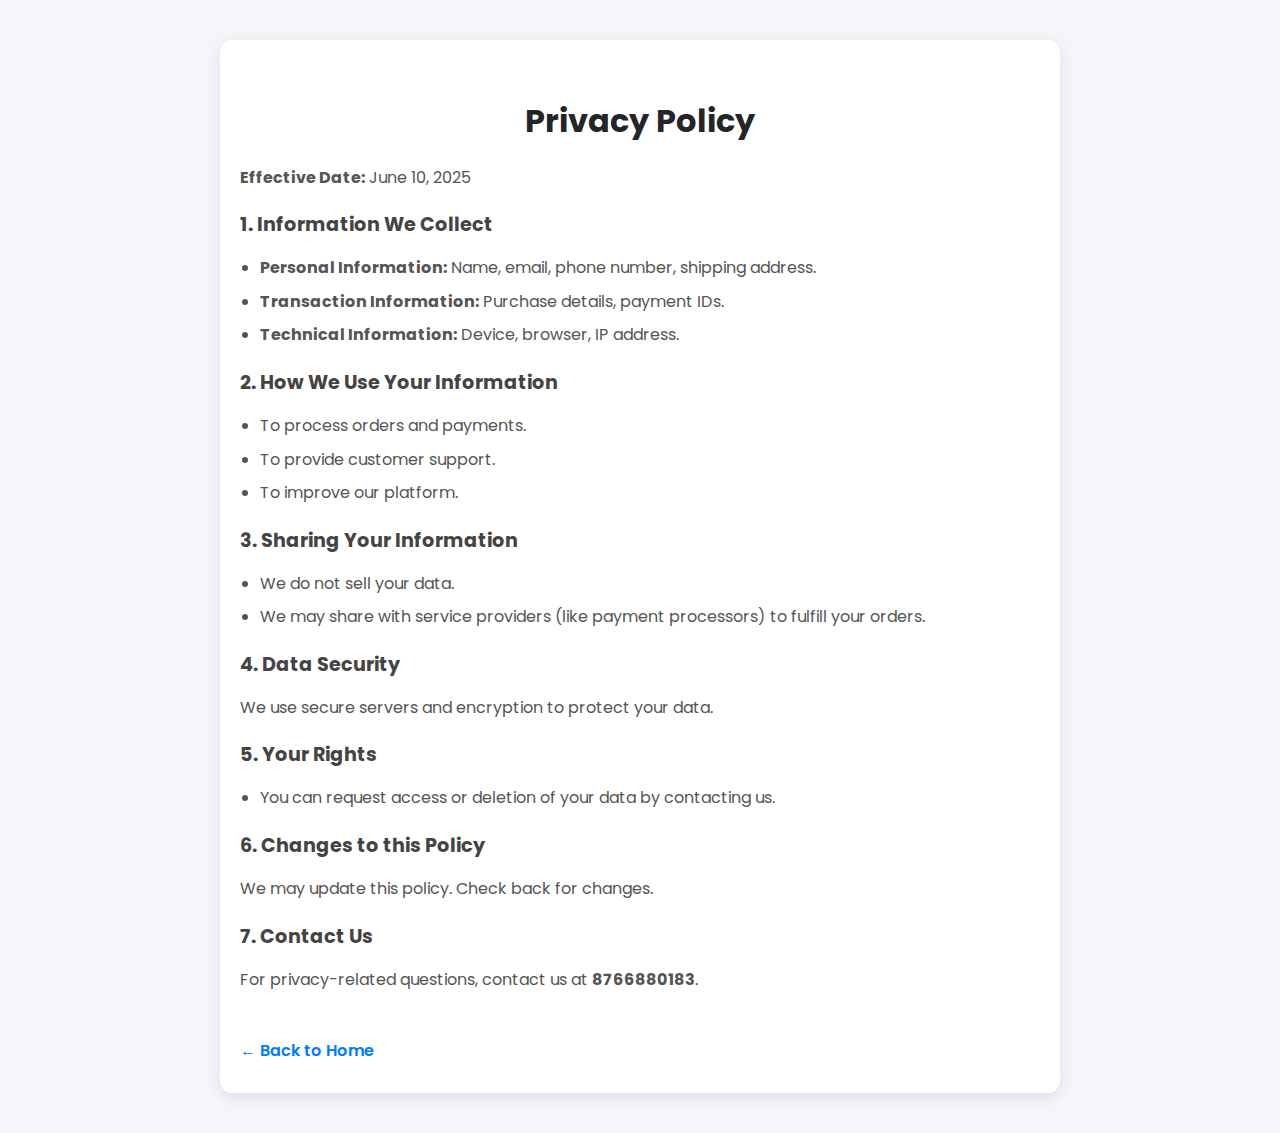
<file: privacy.html>
<!DOCTYPE html>
<html lang="en">
<head>
<meta charset="UTF-8">
<meta name="viewport" content="width=device-width, initial-scale=1.0">
<title>Policy</title>
<link href="https://fonts.googleapis.com/css2?family=Poppins:wght@400;600&display=swap" rel="stylesheet">
<style>
  body {
    font-family: 'Poppins', sans-serif;
    background: #f4f6f9;
    color: #333;
    margin: 0;
    padding: 0;
  }
  .policy-container {
    max-width: 800px;
    margin: 40px auto;
    background: #fff;
    border-radius: 12px;
    padding: 30px 20px;
    box-shadow: 0 4px 16px rgba(0,0,0,0.1);
  }
  .policy-container h2 {
    text-align: center;
    font-size: 2rem;
    color: #232526;
    margin-bottom: 20px;
  }
  .policy-container h3 {
    color: #444;
    font-size: 1.2rem;
    margin: 20px 0 10px;
  }
  .policy-container p, 
  .policy-container ul {
    font-size: 1rem;
    line-height: 1.6;
    color: #555;
  }
  .policy-container ul {
    padding-left: 20px;
  }
  .policy-container ul li {
    margin-bottom: 8px;
  }
  .back-link {
    display: inline-block;
    margin-top: 30px;
    text-decoration: none;
    color: #007bff;
    font-weight: 600;
    transition: color 0.2s;
  }
  .back-link:hover {
    color: #0056b3;
  }
</style>
</head>
<body>

<div class="policy-container">
  <h2>Privacy Policy</h2>
  <p><strong>Effective Date:</strong> June 10, 2025</p>

  <h3>1. Information We Collect</h3>
  <ul>
    <li><strong>Personal Information:</strong> Name, email, phone number, shipping address.</li>
    <li><strong>Transaction Information:</strong> Purchase details, payment IDs.</li>
    <li><strong>Technical Information:</strong> Device, browser, IP address.</li>
  </ul>

  <h3>2. How We Use Your Information</h3>
  <ul>
    <li>To process orders and payments.</li>
    <li>To provide customer support.</li>
    <li>To improve our platform.</li>
  </ul>

  <h3>3. Sharing Your Information</h3>
  <ul>
    <li>We do not sell your data.</li>
    <li>We may share with service providers (like payment processors) to fulfill your orders.</li>
  </ul>

  <h3>4. Data Security</h3>
  <p>We use secure servers and encryption to protect your data.</p>

  <h3>5. Your Rights</h3>
  <ul>
    <li>You can request access or deletion of your data by contacting us.</li>
  </ul>

  <h3>6. Changes to this Policy</h3>
  <p>We may update this policy. Check back for changes.</p>

  <h3>7. Contact Us</h3>
  <p>For privacy-related questions, contact us at <strong>8766880183</strong>.</p>

  <a href="index.html" class="back-link">← Back to Home</a>
</div>

</body>
</html>
</file>
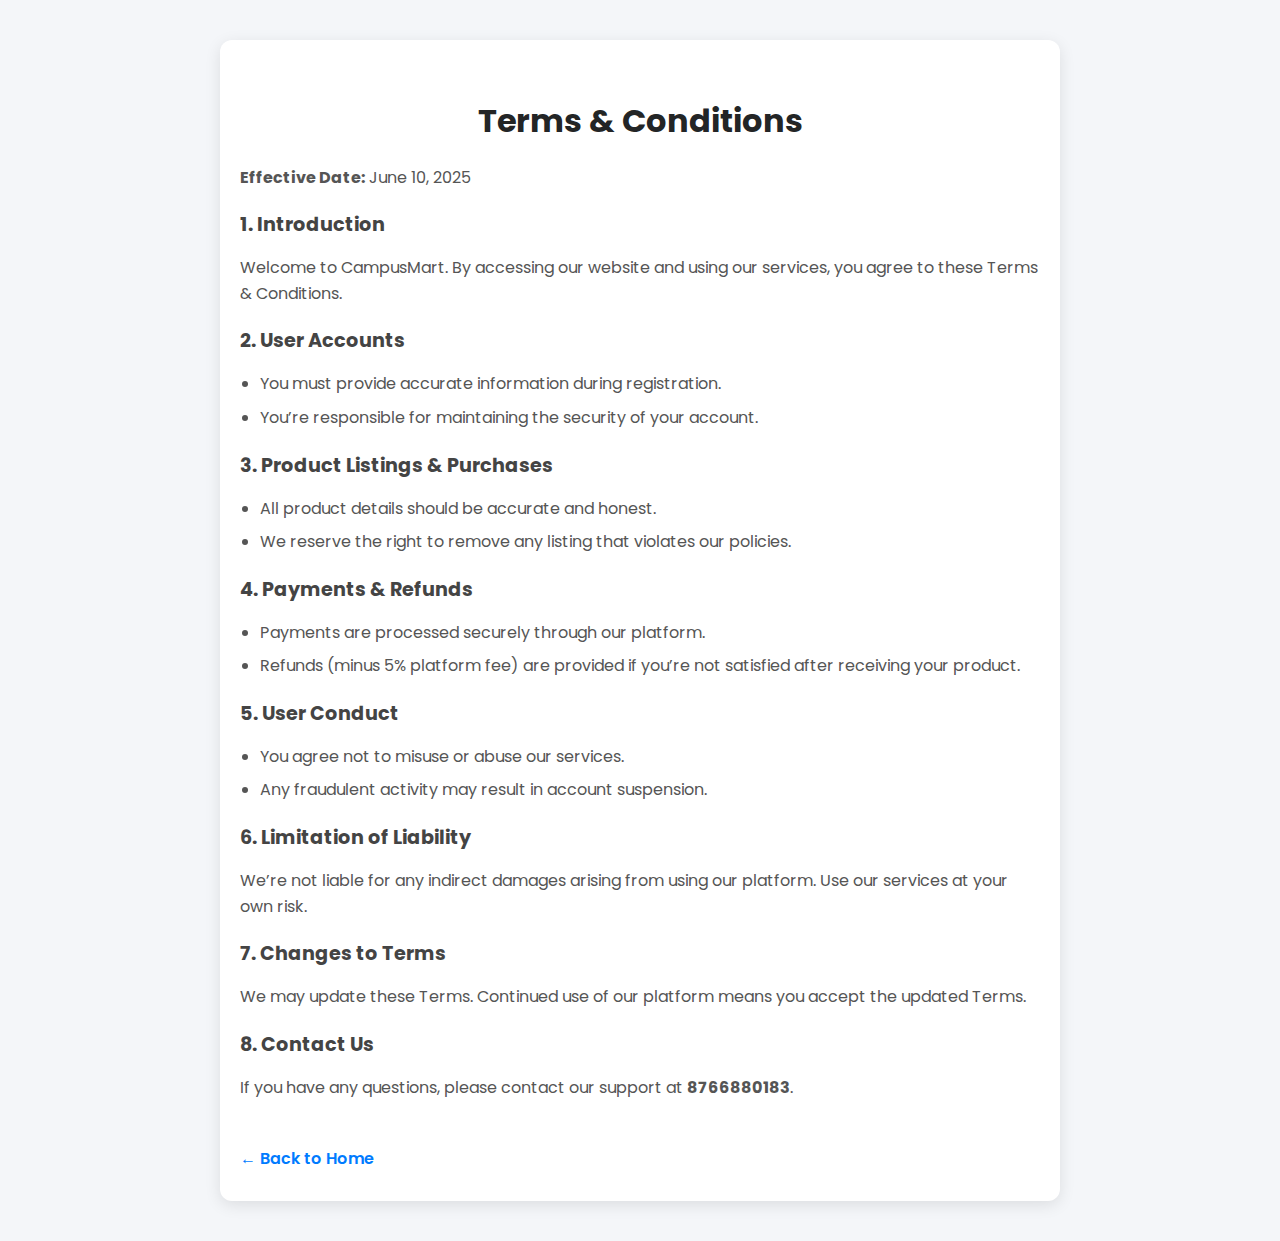
<file: terms.html>
<!DOCTYPE html>
<html lang="en">
<head>
<meta charset="UTF-8">
<meta name="viewport" content="width=device-width, initial-scale=1.0">
<title>Terms & Conditions</title>
<link href="https://fonts.googleapis.com/css2?family=Poppins:wght@400;600&display=swap" rel="stylesheet">
<style>
  body {
    font-family: 'Poppins', sans-serif;
    background: #f4f6f9;
    color: #333;
    margin: 0;
    padding: 0;
  }
  .policy-container {
    max-width: 800px;
    margin: 40px auto;
    background: #fff;
    border-radius: 12px;
    padding: 30px 20px;
    box-shadow: 0 4px 16px rgba(0,0,0,0.1);
  }
  .policy-container h2 {
    text-align: center;
    font-size: 2rem;
    color: #232526;
    margin-bottom: 20px;
  }
  .policy-container h3 {
    color: #444;
    font-size: 1.2rem;
    margin: 20px 0 10px;
  }
  .policy-container p, 
  .policy-container ul {
    font-size: 1rem;
    line-height: 1.6;
    color: #555;
  }
  .policy-container ul {
    padding-left: 20px;
  }
  .policy-container ul li {
    margin-bottom: 8px;
  }
  .back-link {
    display: inline-block;
    margin-top: 30px;
    text-decoration: none;
    color: #007bff;
    font-weight: 600;
    transition: color 0.2s;
  }
  .back-link:hover {
    color: #0056b3;
  }
</style>
</head>
<body>

<div class="policy-container">
  <h2>Terms & Conditions</h2>
  <p><strong>Effective Date:</strong> June 10, 2025</p>

  <h3>1. Introduction</h3>
  <p>Welcome to CampusMart. By accessing our website and using our services, you agree to these Terms & Conditions.</p>

  <h3>2. User Accounts</h3>
  <ul>
    <li>You must provide accurate information during registration.</li>
    <li>You’re responsible for maintaining the security of your account.</li>
  </ul>

  <h3>3. Product Listings & Purchases</h3>
  <ul>
    <li>All product details should be accurate and honest.</li>
    <li>We reserve the right to remove any listing that violates our policies.</li>
  </ul>

  <h3>4. Payments & Refunds</h3>
  <ul>
    <li>Payments are processed securely through our platform.</li>
    <li>Refunds (minus 5% platform fee) are provided if you’re not satisfied after receiving your product.</li>
  </ul>

  <h3>5. User Conduct</h3>
  <ul>
    <li>You agree not to misuse or abuse our services.</li>
    <li>Any fraudulent activity may result in account suspension.</li>
  </ul>

  <h3>6. Limitation of Liability</h3>
  <p>We’re not liable for any indirect damages arising from using our platform. Use our services at your own risk.</p>

  <h3>7. Changes to Terms</h3>
  <p>We may update these Terms. Continued use of our platform means you accept the updated Terms.</p>

  <h3>8. Contact Us</h3>
  <p>If you have any questions, please contact our support at <strong>8766880183</strong>.</p>

  <a href="index.html" class="back-link">← Back to Home</a>
</div>

</body>
</html>
</file>
